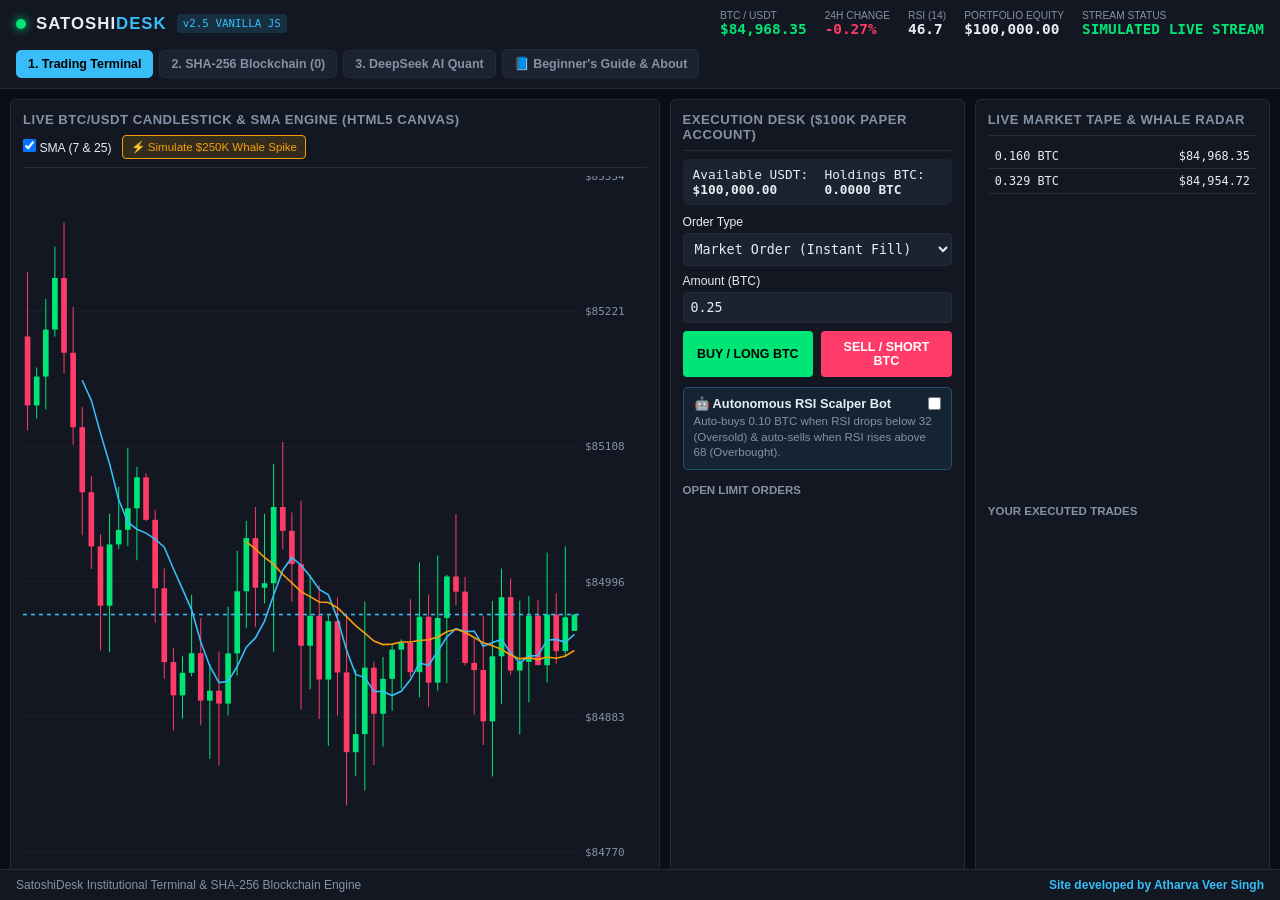
<file: index.html>
<!DOCTYPE html>
<html lang="en">
<head>
  <meta charset="UTF-8" />
  <meta name="viewport" content="width=device-width, initial-scale=1.0" />
  <title>SatoshiDesk | Institutional BTC Terminal & Blockchain Ledger</title>
  <link rel="stylesheet" href="style.css" />
  <link rel="icon" type="image/jpeg" href="favicon.jpg">
</head>
<body>
  <!-- TOP INSTITUTIONAL HEADER -->
  <header class="topbar">
    <div class="brand">
      <span class="logo-dot"></span>
      <h1>SATOSHI<span>DESK</span></h1>
      <span class="badge">v2.5 VANILLA JS</span>
    </div>

    <div class="ticker-bar">
      <div class="stat">
        <span class="label">BTC / USDT</span>
        <span id="live-price" class="val price-up">$--,---.--</span>
      </div>
      <div class="stat">
        <span class="label">24H CHANGE</span>
        <span id="price-change" class="val">0.00%</span>
      </div>
      <div class="stat">
        <span class="label">RSI (14)</span>
        <span id="live-rsi" class="val">--</span>
      </div>
      <div class="stat">
        <span class="label">PORTFOLIO EQUITY</span>
        <span id="total-equity" class="val">$100,000.00</span>
      </div>
      <div class="stat">
        <span class="label">STREAM STATUS</span>
        <span id="ws-status" class="val">CONNECTING...</span>
      </div>
    </div>

    <nav class="tabs">
      <button class="tab-btn active" data-tab="terminal">1. Trading Terminal</button>
      <button class="tab-btn" data-tab="blockchain">2. SHA-256 Blockchain (<span id="mempool-count">0</span>)</button>
      <button class="tab-btn" data-tab="quant">3. DeepSeek AI Quant</button>
      <a href="guide.html" class="tab-link">📘 Beginner's Guide &amp; About</a>
    </nav>
  </header>

  <!-- TAB 1: LIVE TRADING TERMINAL -->
  <main id="tab-terminal" class="tab-content active">
    <div class="terminal-grid">
      <!-- Left: Custom HTML5 Canvas Chart -->
      <section class="panel chart-panel">
        <div class="panel-header">
          <h2>Live BTC/USDT Candlestick &amp; SMA Engine (HTML5 Canvas)</h2>
          <div class="chart-controls">
            <label><input type="checkbox" id="toggle-sma" checked /> SMA (7 &amp; 25)</label>
            <button id="btn-sim-whale" class="btn-sm">⚡ Simulate $250K Whale Spike</button>
          </div>
        </div>
        <div class="canvas-wrapper">
          <canvas id="btc-chart"></canvas>
        </div>
      </section>

      <!-- Middle: Paper Trading & Algo Bot -->
      <section class="panel trade-panel">
        <div class="panel-header">
          <h2>Execution Desk ($100K Paper Account)</h2>
        </div>
        <div class="balances">
          <div><span>Available USDT:</span> <strong id="bal-usdt">$100,000.00</strong></div>
          <div><span>Holdings BTC:</span> <strong id="bal-btc">0.0000 BTC</strong></div>
        </div>

        <form id="order-form" class="order-form" onsubmit="return false;">
          <div class="form-row">
            <label>Order Type</label>
            <select id="order-type">
              <option value="MARKET">Market Order (Instant Fill)</option>
              <option value="LIMIT">Limit Order (Target Trigger Price)</option>
            </select>
          </div>
          <div class="form-row" id="limit-price-row" style="display:none;">
            <label>Trigger Price (USDT)</label>
            <input type="number" id="order-limit-price" step="0.1" placeholder="e.g. 84500" />
          </div>
          <div class="form-row">
            <label>Amount (BTC)</label>
            <input type="number" id="order-amount" step="0.01" value="0.25" min="0.01" required />
          </div>
          <div class="btn-group">
            <button type="button" id="btn-buy" class="btn btn-buy">BUY / LONG BTC</button>
            <button type="button" id="btn-sell" class="btn btn-sell">SELL / SHORT BTC</button>
          </div>
        </form>

        <div class="bot-box">
          <div class="bot-header">
            <span>🤖 Autonomous RSI Scalper Bot</span>
            <input type="checkbox" id="toggle-bot" />
          </div>
          <p class="bot-desc">Auto-buys 0.10 BTC when RSI drops below 32 (Oversold) &amp; auto-sells when RSI rises above 68 (Overbought).</p>
        </div>

        <div class="sub-header">Open Limit Orders</div>
        <ul id="open-orders-list" class="scroll-list"></ul>
      </section>

      <!-- Right: Live Whale Tape & Trade History -->
      <section class="panel tape-panel">
        <div class="panel-header">
          <h2>Live Market Tape &amp; Whale Radar</h2>
        </div>
        <ul id="whale-tape" class="scroll-list"></ul>
        <div class="sub-header">Your Executed Trades</div>
        <ul id="trade-history" class="scroll-list"></ul>
      </section>
    </div>
  </main>

  <!-- TAB 2: SHA-256 BLOCKCHAIN SETTLEMENT ENGINE -->
  <main id="tab-blockchain" class="tab-content">
    <div class="blockchain-layout">
      <div class="panel mempool-panel">
        <div class="panel-header">
          <h2>Cryptographic Settlement Engine (SHA-256)</h2>
          <button id="btn-mine-block" class="btn btn-buy">⛏️ Mine Pending Block (PoW: 000)</button>
        </div>
        <p class="muted-text">
          Every trade you execute in the Terminal enters the <strong>Unconfirmed Mempool</strong> below.
          Click <em>Mine Pending Block</em> to run a real Proof-of-Work loop finding a cryptographic hash starting with <code>000</code>.
          Click <strong>Tamper Data</strong> on any mined block to see how modifying past transactions invalidates the blockchain!
        </p>
        <div id="mining-status" class="mining-status">Status: Idle — Waiting for block mining command.</div>
        <div class="sub-header">Pending Mempool Transactions</div>
        <ul id="mempool-list" class="scroll-list"></ul>
      </div>

      <div class="panel chain-panel">
        <div class="panel-header">
          <h2>Immutable Blockchain Ledger</h2>
          <span id="chain-validity" class="badge badge-valid">✓ CHAIN CRYPTOGRAPHICALLY VALID</span>
        </div>
        <div id="blockchain-container" class="chain-cards"></div>
      </div>
    </div>
  </main>

  <!-- TAB 3: DEEPSEEK CLOUD AI QUANT -->
  <main id="tab-quant" class="tab-content">
    <div class="quant-layout">
      <div class="panel quant-config">
        <div class="panel-header">
          <h2>DeepSeek Cloud API Configuration</h2>
        </div>
        <p class="muted-text">
          Zero local RAM overhead. Paste a DeepSeek API key (saved privately in your browser's <code>localStorage</code>) OR leave it blank to use the built-in <strong>Deterministic Quantitative Engine</strong>!
        </p>
        <div class="form-row">
          <label>DeepSeek API Key (Optional)</label>
          <input type="password" id="deepseek-key" placeholder="sk-... (Leave blank for Built-in Quant)" />
        </div>
        <div class="form-row">
          <label>Model Endpoint</label>
          <select id="deepseek-model">
            <option value="deepseek-chat">deepseek-chat (DeepSeek-V3 Fast)</option>
            <option value="deepseek-reasoner">deepseek-reasoner (DeepSeek-R1 Reasoning)</option>
          </select>
        </div>
        <button id="btn-run-quant" class="btn btn-buy" style="width:100%; margin-top:12px;">
          🧠 Generate Live Institutional Briefing
        </button>
      </div>

      <div class="panel quant-output">
        <div class="panel-header">
          <h2>Quantitative Telemetry &amp; Strategy Report</h2>
        </div>
        <pre id="quant-report" class="quant-report">Click "Generate Live Institutional Briefing" to analyze live BTC price action, RSI momentum, SMA structure, and portfolio exposure...</pre>
      </div>
    </div>
  </main>

  <!-- BASE FOOTER -->
  <footer class="site-footer">
    <span>SatoshiDesk Institutional Terminal &amp; SHA-256 Blockchain Engine</span>
    <strong>Site developed by Atharva Veer Singh</strong>
  </footer>

  <script src="script.js"></script>
</body>
</html>
</file>
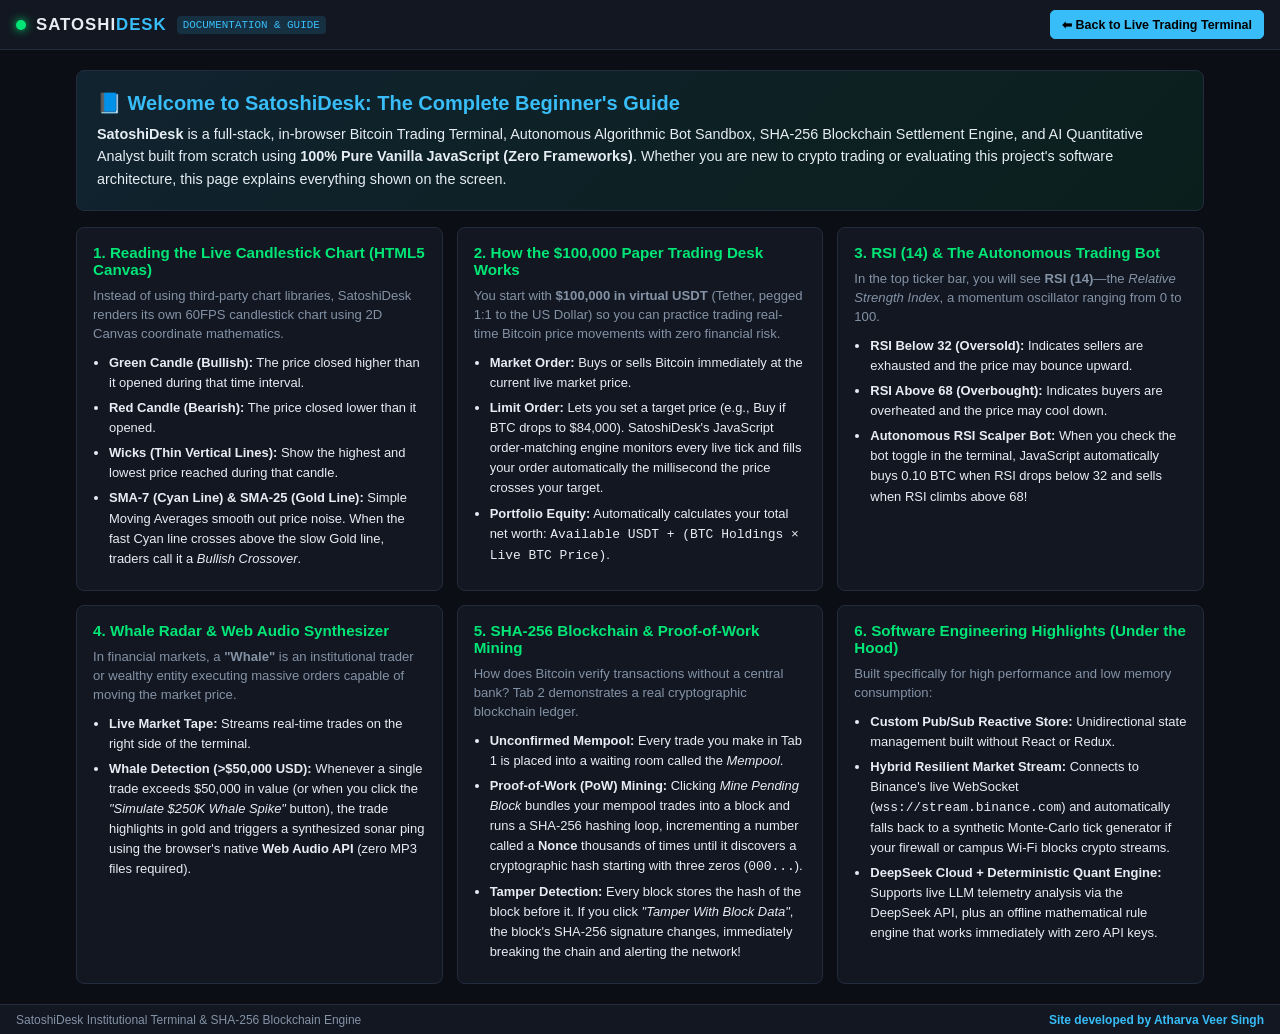
<file: guide.html>
<!DOCTYPE html>
<html lang="en">
<head>
  <meta charset="UTF-8" />
  <meta name="viewport" content="width=device-width, initial-scale=1.0" />
  <title>Beginner's Guide & Architecture | SatoshiDesk</title>
  <link rel="stylesheet" href="style.css" />
</head>
<body class="scrollable-page">
  <!-- TOPBAR -->
  <header class="topbar">
    <div class="brand">
      <span class="logo-dot"></span>
      <h1>SATOSHI<span>DESK</span></h1>
      <span class="badge">DOCUMENTATION &amp; GUIDE</span>
    </div>

    <nav class="tabs">
      <a href="index.html" class="tab-link active-link">⬅ Back to Live Trading Terminal</a>
    </nav>
  </header>

  <!-- BEGINNER GUIDE CONTENT -->
  <main class="guide-wrapper">
    <section class="hero-card">
      <h2>📘 Welcome to SatoshiDesk: The Complete Beginner's Guide</h2>
      <p>
        <strong>SatoshiDesk</strong> is a full-stack, in-browser Bitcoin Trading Terminal, Autonomous Algorithmic Bot Sandbox,
        SHA-256 Blockchain Settlement Engine, and AI Quantitative Analyst built from scratch using <strong>100% Pure Vanilla JavaScript (Zero Frameworks)</strong>.
        Whether you are new to crypto trading or evaluating this project's software architecture, this page explains everything shown on the screen.
      </p>
    </section>

    <div class="guide-grid">
      <!-- Card 1 -->
      <article class="guide-card">
        <h3>1. Reading the Live Candlestick Chart (HTML5 Canvas)</h3>
        <p>Instead of using third-party chart libraries, SatoshiDesk renders its own 60FPS candlestick chart using 2D Canvas coordinate mathematics.</p>
        <ul>
          <li><strong>Green Candle (Bullish):</strong> The price closed higher than it opened during that time interval.</li>
          <li><strong>Red Candle (Bearish):</strong> The price closed lower than it opened.</li>
          <li><strong>Wicks (Thin Vertical Lines):</strong> Show the highest and lowest price reached during that candle.</li>
          <li><strong>SMA-7 (Cyan Line) &amp; SMA-25 (Gold Line):</strong> Simple Moving Averages smooth out price noise. When the fast Cyan line crosses above the slow Gold line, traders call it a <em>Bullish Crossover</em>.</li>
        </ul>
      </article>

      <!-- Card 2 -->
      <article class="guide-card">
        <h3>2. How the $100,000 Paper Trading Desk Works</h3>
        <p>You start with <strong>$100,000 in virtual USDT</strong> (Tether, pegged 1:1 to the US Dollar) so you can practice trading real-time Bitcoin price movements with zero financial risk.</p>
        <ul>
          <li><strong>Market Order:</strong> Buys or sells Bitcoin immediately at the current live market price.</li>
          <li><strong>Limit Order:</strong> Lets you set a target price (e.g., Buy if BTC drops to $84,000). SatoshiDesk's JavaScript order-matching engine monitors every live tick and fills your order automatically the millisecond the price crosses your target.</li>
          <li><strong>Portfolio Equity:</strong> Automatically calculates your total net worth: <code>Available USDT + (BTC Holdings × Live BTC Price)</code>.</li>
        </ul>
      </article>

      <!-- Card 3 -->
      <article class="guide-card">
        <h3>3. RSI (14) &amp; The Autonomous Trading Bot</h3>
        <p>In the top ticker bar, you will see <strong>RSI (14)</strong>—the <em>Relative Strength Index</em>, a momentum oscillator ranging from 0 to 100.</p>
        <ul>
          <li><strong>RSI Below 32 (Oversold):</strong> Indicates sellers are exhausted and the price may bounce upward.</li>
          <li><strong>RSI Above 68 (Overbought):</strong> Indicates buyers are overheated and the price may cool down.</li>
          <li><strong>Autonomous RSI Scalper Bot:</strong> When you check the bot toggle in the terminal, JavaScript automatically buys 0.10 BTC when RSI drops below 32 and sells when RSI climbs above 68!</li>
        </ul>
      </article>

      <!-- Card 4 -->
      <article class="guide-card">
        <h3>4. Whale Radar &amp; Web Audio Synthesizer</h3>
        <p>In financial markets, a <strong>"Whale"</strong> is an institutional trader or wealthy entity executing massive orders capable of moving the market price.</p>
        <ul>
          <li><strong>Live Market Tape:</strong> Streams real-time trades on the right side of the terminal.</li>
          <li><strong>Whale Detection (&gt;$50,000 USD):</strong> Whenever a single trade exceeds $50,000 in value (or when you click the <em>"Simulate $250K Whale Spike"</em> button), the trade highlights in gold and triggers a synthesized sonar ping using the browser's native <strong>Web Audio API</strong> (zero MP3 files required).</li>
        </ul>
      </article>

      <!-- Card 5 -->
      <article class="guide-card">
        <h3>5. SHA-256 Blockchain &amp; Proof-of-Work Mining</h3>
        <p>How does Bitcoin verify transactions without a central bank? Tab 2 demonstrates a real cryptographic blockchain ledger.</p>
        <ul>
          <li><strong>Unconfirmed Mempool:</strong> Every trade you make in Tab 1 is placed into a waiting room called the <em>Mempool</em>.</li>
          <li><strong>Proof-of-Work (PoW) Mining:</strong> Clicking <em>Mine Pending Block</em> bundles your mempool trades into a block and runs a SHA-256 hashing loop, incrementing a number called a <strong>Nonce</strong> thousands of times until it discovers a cryptographic hash starting with three zeros (<code>000...</code>).</li>
          <li><strong>Tamper Detection:</strong> Every block stores the hash of the block before it. If you click <em>"Tamper With Block Data"</em>, the block's SHA-256 signature changes, immediately breaking the chain and alerting the network!</li>
        </ul>
      </article>

      <!-- Card 6 -->
      <article class="guide-card">
        <h3>6. Software Engineering Highlights (Under the Hood)</h3>
        <p>Built specifically for high performance and low memory consumption:</p>
        <ul>
          <li><strong>Custom Pub/Sub Reactive Store:</strong> Unidirectional state management built without React or Redux.</li>
          <li><strong>Hybrid Resilient Market Stream:</strong> Connects to Binance's live WebSocket (<code>wss://stream.binance.com</code>) and automatically falls back to a synthetic Monte-Carlo tick generator if your firewall or campus Wi-Fi blocks crypto streams.</li>
          <li><strong>DeepSeek Cloud + Deterministic Quant Engine:</strong> Supports live LLM telemetry analysis via the DeepSeek API, plus an offline mathematical rule engine that works immediately with zero API keys.</li>
        </ul>
      </article>
    </div>
  </main>

  <!-- BASE FOOTER -->
  <footer class="site-footer">
    <span>SatoshiDesk Institutional Terminal &amp; SHA-256 Blockchain Engine</span>
    <strong>Site developed by Atharva Veer Singh</strong>
  </footer>
</body>
</html>
</file>
<file: style.css>
:root {
  --bg-dark: #0b0e14;
  --bg-panel: #121721;
  --bg-input: #1b2230;
  --border: #232c3d;
  --text-main: #e6edf3;
  --text-muted: #8492a6;
  --green: #00e676;
  --red: #ff3b69;
  --accent: #38bdf8;
  --gold: #f59e0b;
  --font-mono: 'JetBrains Mono', 'Fira Code', Consolas, monospace;
}

* {
  box-sizing: border-box;
  margin: 0;
  padding: 0;
}

body {
  background: var(--bg-dark);
  color: var(--text-main);
  font-family: -apple-system, BlinkMacSystemFont, "Segoe UI", Roboto, sans-serif;
  height: 100vh;
  display: flex;
  flex-direction: column;
  overflow: hidden;
}

body.scrollable-page {
  height: auto;
  min-height: 100vh;
  overflow-y: auto;
}

/* Header & Top Ticker */
.topbar {
  display: flex;
  align-items: center;
  justify-content: space-between;
  padding: 10px 16px;
  background: var(--bg-panel);
  border-bottom: 1px solid var(--border);
  flex-wrap: wrap;
  gap: 12px;
}

.brand {
  display: flex;
  align-items: center;
  gap: 10px;
}

.logo-dot {
  width: 10px;
  height: 10px;
  border-radius: 50%;
  background: var(--green);
  box-shadow: 0 0 10px var(--green);
}

.brand h1 {
  font-size: 1.05rem;
  letter-spacing: 1px;
}
.brand h1 span {
  color: var(--accent);
}

.badge {
  font-size: 0.68rem;
  padding: 3px 6px;
  border-radius: 4px;
  background: rgba(56, 189, 248, 0.15);
  color: var(--accent);
  font-family: var(--font-mono);
}

.badge-valid {
  background: rgba(0, 230, 118, 0.15);
  color: var(--green);
}
.badge-invalid {
  background: rgba(255, 59, 105, 0.2);
  color: var(--red);
}

.ticker-bar {
  display: flex;
  gap: 18px;
  flex-wrap: wrap;
}

.stat {
  display: flex;
  flex-direction: column;
}
.stat .label {
  font-size: 0.64rem;
  color: var(--text-muted);
}
.stat .val {
  font-family: var(--font-mono);
  font-size: 0.9rem;
  font-weight: 700;
}

.price-up { color: var(--green); }
.price-down { color: var(--red); }

/* Navigation Tabs */
.tabs {
  display: flex;
  gap: 6px;
  align-items: center;
  flex-wrap: wrap;
}
.tab-btn, .tab-link {
  background: var(--bg-input);
  color: var(--text-muted);
  border: 1px solid var(--border);
  padding: 6px 11px;
  border-radius: 5px;
  cursor: pointer;
  font-size: 0.78rem;
  font-weight: 600;
  text-decoration: none;
  display: inline-block;
}
.tab-btn:hover, .tab-link:hover {
  border-color: var(--accent);
  color: var(--text-main);
}
.tab-btn.active, .tab-link.active-link {
  background: var(--accent);
  color: #000;
  border-color: var(--accent);
}

/* Main Views */
.tab-content {
  display: none;
  flex: 1;
  padding: 10px;
  overflow-y: auto;
}
.tab-content.active {
  display: block;
}

.terminal-grid {
  display: grid;
  grid-template-columns: 2.2fr 1fr 1fr;
  gap: 10px;
  height: calc(100vh - 110px);
}

.panel {
  background: var(--bg-panel);
  border: 1px solid var(--border);
  border-radius: 6px;
  padding: 12px;
  display: flex;
  flex-direction: column;
  overflow: hidden;
}

.panel-header {
  display: flex;
  justify-content: space-between;
  align-items: center;
  padding-bottom: 8px;
  margin-bottom: 8px;
  border-bottom: 1px solid var(--border);
  gap: 8px;
  flex-wrap: wrap;
}
.panel-header h2 {
  font-size: 0.82rem;
  text-transform: uppercase;
  letter-spacing: 0.5px;
  color: var(--text-muted);
}

.chart-controls {
  display: flex;
  align-items: center;
  gap: 10px;
  font-size: 0.76rem;
}

.canvas-wrapper {
  flex: 1;
  position: relative;
  min-height: 260px;
}
#btc-chart {
  width: 100%;
  height: 100%;
  display: block;
}

/* Trading Controls */
.balances {
  background: var(--bg-input);
  padding: 8px 10px;
  border-radius: 5px;
  font-size: 0.8rem;
  display: flex;
  justify-content: space-between;
  margin-bottom: 10px;
  font-family: var(--font-mono);
}

.form-row {
  display: flex;
  flex-direction: column;
  gap: 4px;
  margin-bottom: 8px;
  font-size: 0.76rem;
}
.form-row input, .form-row select {
  background: var(--bg-input);
  border: 1px solid var(--border);
  color: var(--text-main);
  padding: 7px;
  border-radius: 4px;
  font-family: var(--font-mono);
}

.btn-group {
  display: grid;
  grid-template-columns: 1fr 1fr;
  gap: 8px;
  margin-bottom: 10px;
}
.btn {
  padding: 9px;
  border: none;
  border-radius: 4px;
  font-weight: 700;
  cursor: pointer;
  font-size: 0.78rem;
}
.btn-buy { background: var(--green); color: #000; }
.btn-sell { background: var(--red); color: #fff; }
.btn-sm {
  padding: 4px 8px;
  font-size: 0.72rem;
  border-radius: 4px;
  border: 1px solid var(--gold);
  background: rgba(245, 158, 11, 0.15);
  color: var(--gold);
  cursor: pointer;
}

.bot-box {
  background: rgba(56, 189, 248, 0.08);
  border: 1px solid rgba(56, 189, 248, 0.3);
  padding: 8px 10px;
  border-radius: 5px;
  margin-bottom: 8px;
}
.bot-header {
  display: flex;
  justify-content: space-between;
  font-weight: 600;
  font-size: 0.8rem;
  margin-bottom: 3px;
}
.bot-desc {
  font-size: 0.72rem;
  color: var(--text-muted);
  line-height: 1.35;
}

.sub-header {
  font-size: 0.72rem;
  text-transform: uppercase;
  color: var(--text-muted);
  margin: 6px 0 4px;
  font-weight: 600;
}

.scroll-list {
  list-style: none;
  overflow-y: auto;
  flex: 1;
  font-family: var(--font-mono);
  font-size: 0.74rem;
}
.scroll-list li {
  padding: 5px 7px;
  border-bottom: 1px solid var(--border);
  display: flex;
  justify-content: space-between;
}
.whale-item {
  background: rgba(245, 158, 11, 0.15);
  border-left: 3px solid var(--gold);
}

/* Blockchain & Quant */
.blockchain-layout, .quant-layout {
  display: grid;
  grid-template-columns: 1fr 1.6fr;
  gap: 10px;
  height: calc(100vh - 110px);
}
.muted-text {
  font-size: 0.8rem;
  color: var(--text-muted);
  line-height: 1.5;
  margin-bottom: 10px;
}
.mining-status {
  font-family: var(--font-mono);
  font-size: 0.78rem;
  padding: 7px;
  background: var(--bg-input);
  border-radius: 4px;
  color: var(--accent);
  margin-bottom: 8px;
}
.chain-cards {
  display: flex;
  flex-direction: column;
  gap: 8px;
  overflow-y: auto;
}
.block-card {
  background: var(--bg-input);
  border: 1px solid var(--border);
  border-left: 4px solid var(--green);
  padding: 9px;
  border-radius: 5px;
  font-family: var(--font-mono);
  font-size: 0.74rem;
  line-height: 1.45;
}
.block-card.tampered {
  border-left-color: var(--red);
  background: rgba(255, 59, 105, 0.12);
}
.quant-report {
  font-family: var(--font-mono);
  font-size: 0.8rem;
  line-height: 1.55;
  white-space: pre-wrap;
  color: var(--text-main);
  overflow-y: auto;
  flex: 1;
  background: var(--bg-input);
  padding: 10px;
  border-radius: 5px;
}

/* Guide Page */
.guide-wrapper {
  max-width: 1160px;
  margin: 0 auto;
  padding: 20px 16px;
  flex: 1;
}
.hero-card {
  background: linear-gradient(135deg, rgba(56, 189, 248, 0.12), rgba(0, 230, 118, 0.08));
  border: 1px solid var(--border);
  border-radius: 8px;
  padding: 20px;
  margin-bottom: 16px;
}
.hero-card h2 {
  font-size: 1.25rem;
  margin-bottom: 8px;
  color: var(--accent);
}
.hero-card p {
  font-size: 0.9rem;
  line-height: 1.55;
  color: var(--text-main);
}
.guide-grid {
  display: grid;
  grid-template-columns: repeat(auto-fit, minmax(320px, 1fr));
  gap: 14px;
}
.guide-card {
  background: var(--bg-panel);
  border: 1px solid var(--border);
  border-radius: 8px;
  padding: 16px;
}
.guide-card h3 {
  font-size: 0.95rem;
  color: var(--green);
  margin-bottom: 8px;
}
.guide-card p {
  font-size: 0.82rem;
  color: var(--text-muted);
  line-height: 1.45;
  margin-bottom: 10px;
}
.guide-card ul {
  padding-left: 16px;
  font-size: 0.81rem;
  line-height: 1.55;
}
.guide-card li {
  margin-bottom: 5px;
}

/* Footer */
.site-footer {
  background: var(--bg-panel);
  border-top: 1px solid var(--border);
  padding: 8px 16px;
  display: flex;
  justify-content: space-between;
  align-items: center;
  font-size: 0.75rem;
  color: var(--text-muted);
  flex-wrap: wrap;
  gap: 6px;
}
.site-footer strong {
  color: var(--accent);
}

/* RESPONSIVE MEDIA QUERIES FOR TABLETS & MOBILE */
@media (max-width: 1024px) {
  body {
    height: auto;
    overflow-y: auto;
  }
  .terminal-grid, .blockchain-layout, .quant-layout {
    grid-template-columns: 1fr;
    height: auto;
  }
  .panel {
    min-height: 380px;
  }
}

@media (max-width: 600px) {
  .topbar {
    flex-direction: column;
    align-items: flex-start;
  }
  .ticker-bar {
    gap: 12px;
  }
  .tabs {
    width: 100%;
    justify-content: space-between;
  }
  .tab-btn, .tab-link {
    flex: 1;
    text-align: center;
    padding: 6px 4px;
    font-size: 0.72rem;
  }
}
</file>
